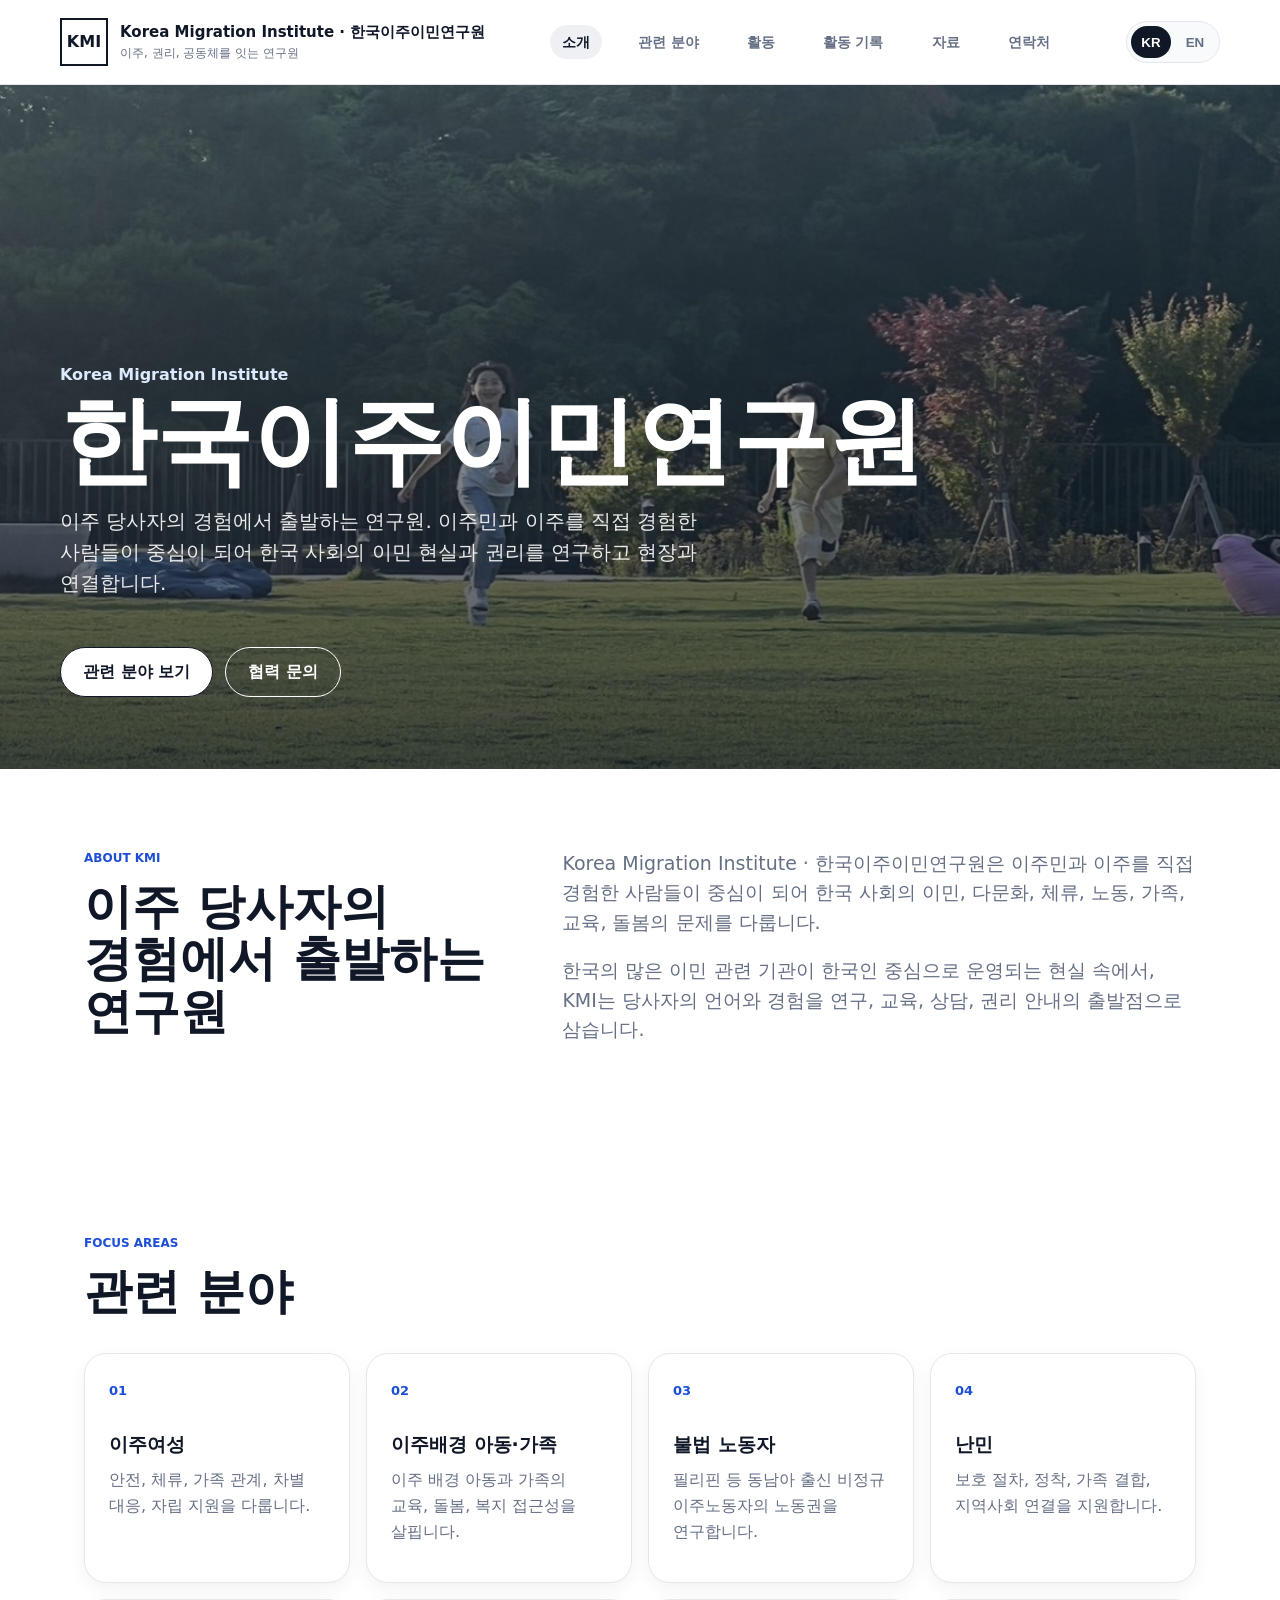
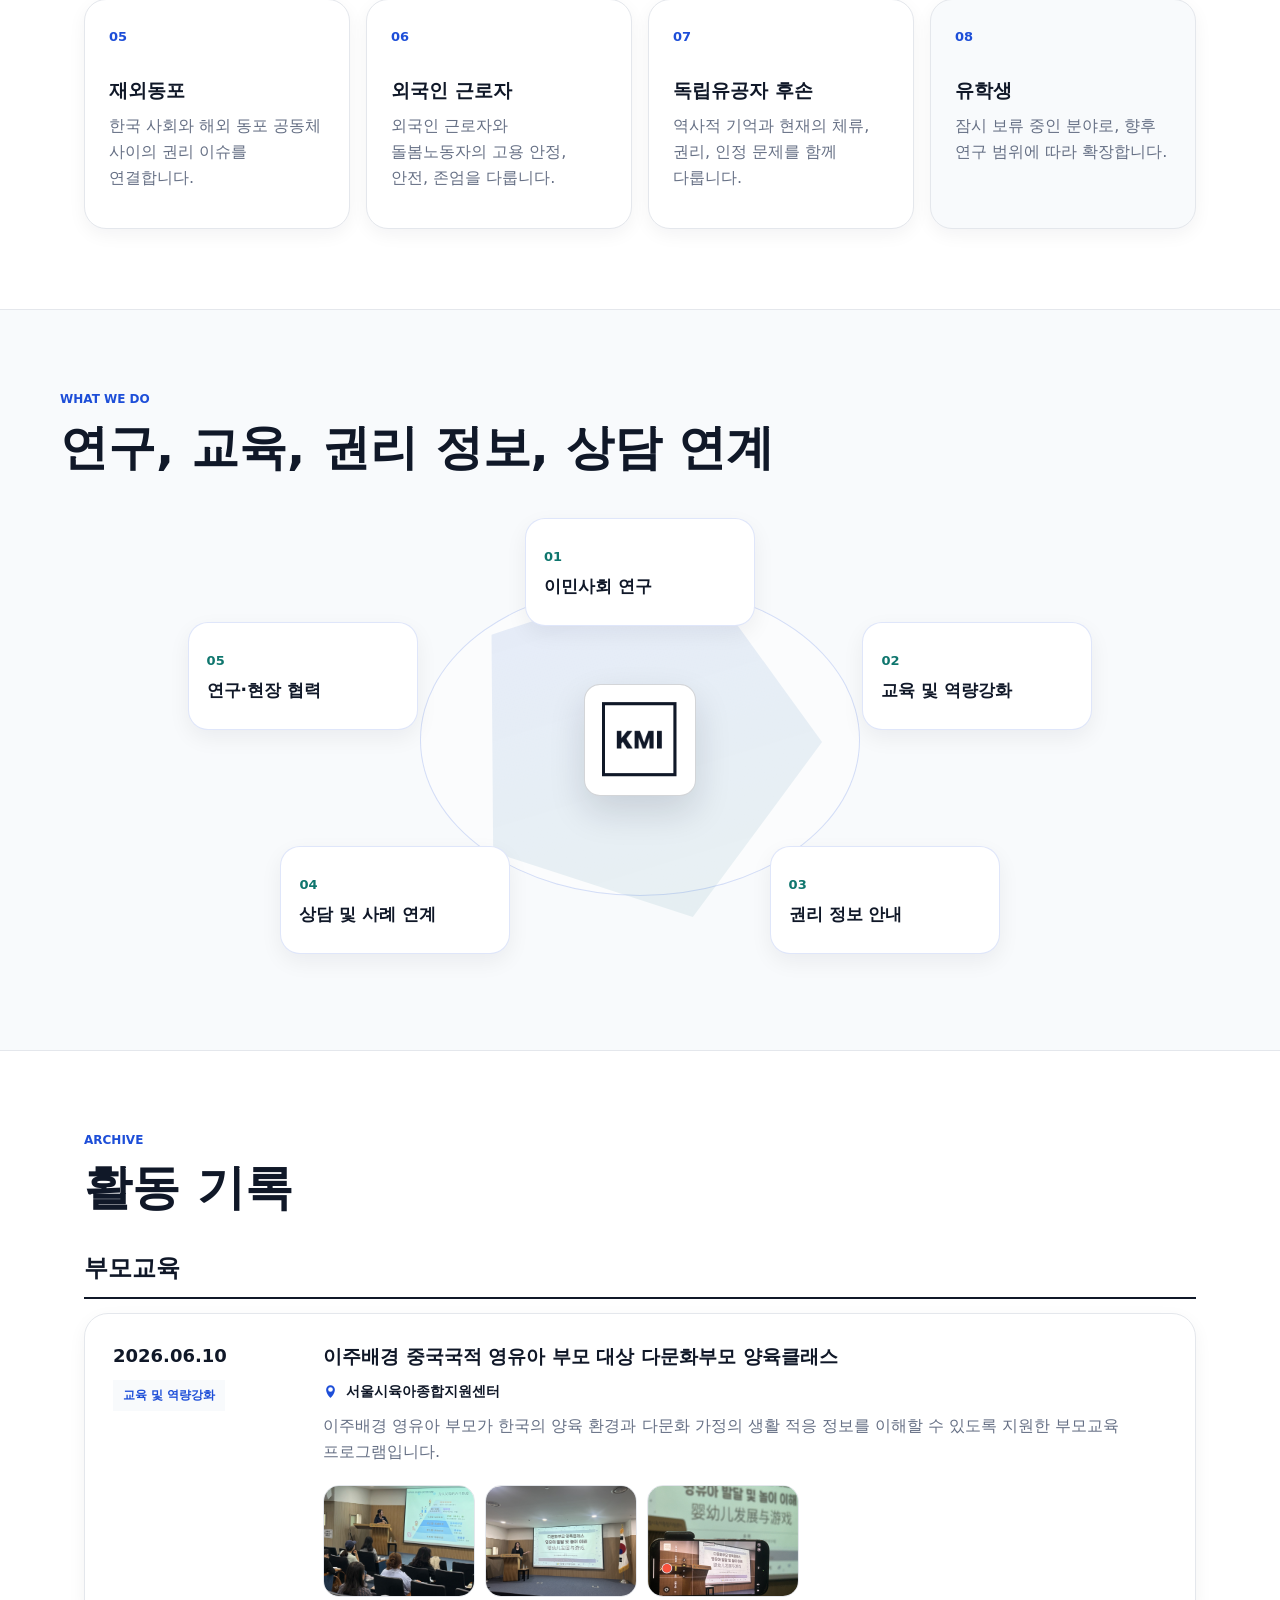
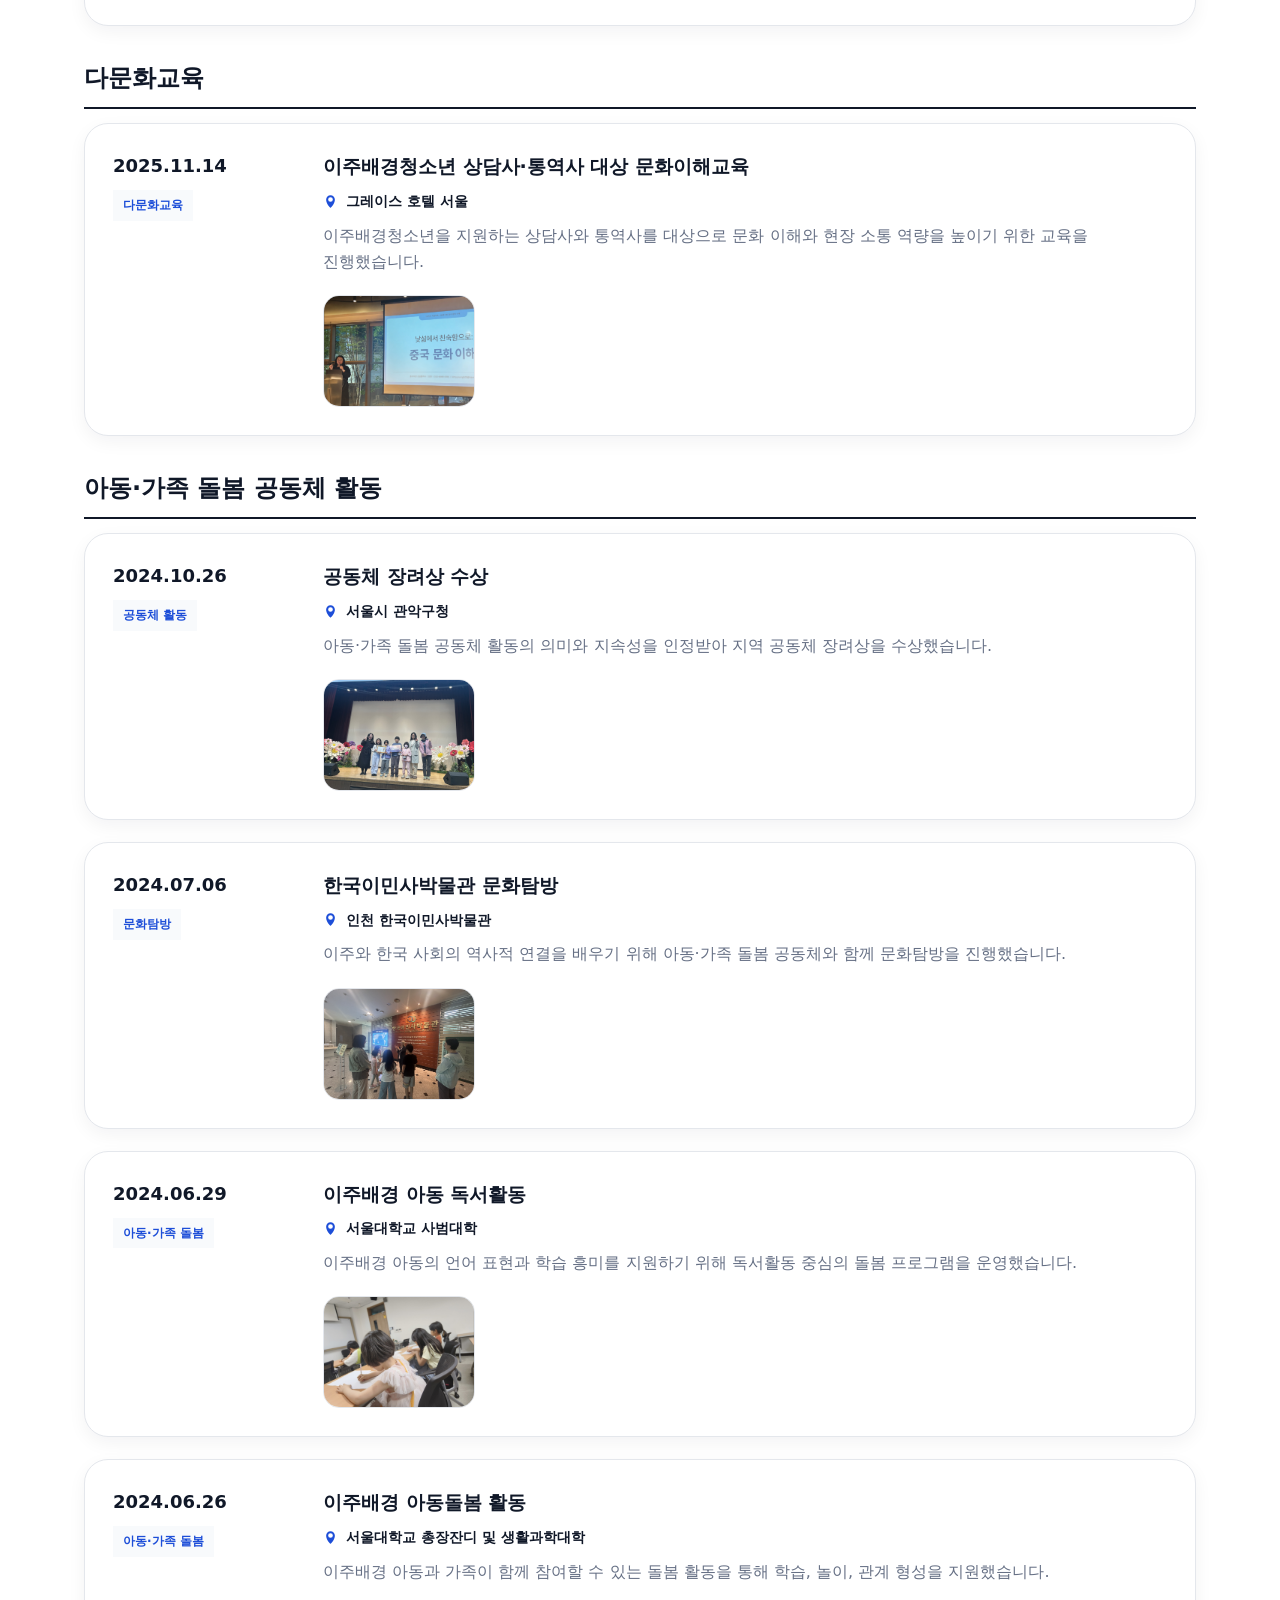
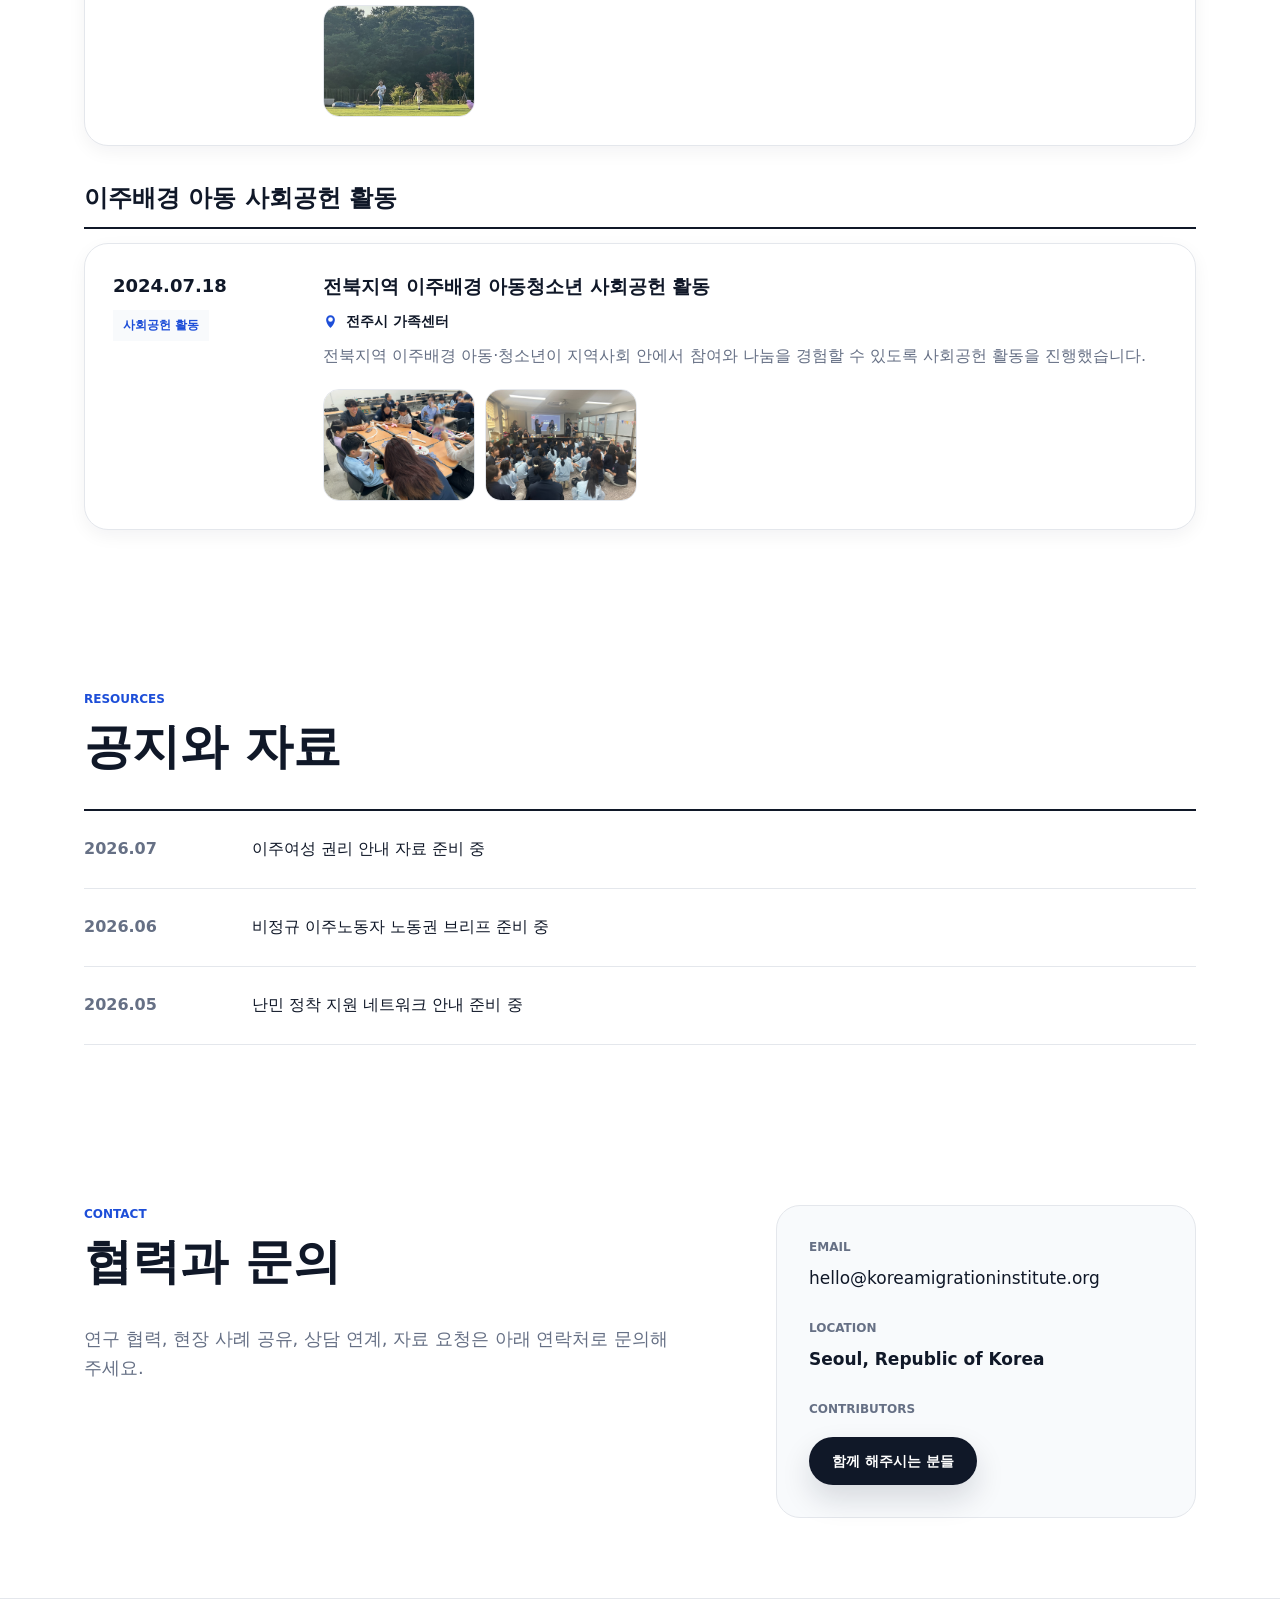
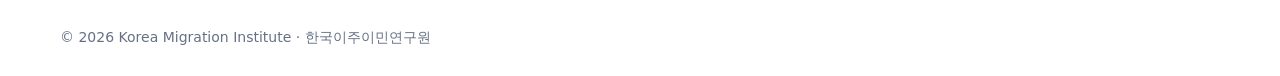
<file: index.html>
<!doctype html>
<html lang="ko">
  <head>
    <meta charset="utf-8" />
    <meta name="viewport" content="width=device-width, initial-scale=1" />
    <title>Korea Migration Institute</title>
    <meta
      name="description"
      content="Korea Migration Institute is a research, advocacy, and community platform for migration rights in Korea."
    />
    <link rel="icon" type="image/png" href="./favicon.png" />
    <link rel="stylesheet" href="./styles.css" />
    <script defer src="./script.js"></script>
  </head>
  <body>
    <header class="site-header">
      <a class="brand" href="#home" aria-label="한국이주이민연구원 home">
        <span class="brand-mark">KMI</span>
        <span>
          <strong data-i18n="brand.title">Korea Migration Institute · 한국이주이민연구원</strong>
          <small data-i18n="brand.subtitle">이주, 권리, 공동체를 잇는 연구원</small>
        </span>
      </a>

      <nav class="main-nav" aria-label="Main navigation">
        <a href="#about" data-i18n="nav.about">소개</a>
        <a href="#focus" data-i18n="nav.focus">관련 분야</a>
        <a href="#work" data-i18n="nav.work">활동</a>
        <a href="#archive" data-i18n="nav.archive">활동 기록</a>
        <a href="#resources" data-i18n="nav.resources">자료</a>
        <a href="#contact" data-i18n="nav.contact">연락처</a>
      </nav>

      <div class="language-toggle" aria-label="Language">
        <button type="button" class="language-button active" data-lang="ko">KR</button>
        <button type="button" class="language-button" data-lang="en">EN</button>
      </div>
    </header>

    <main id="home">
      <section class="hero">
        <div class="hero-inner">
          <p class="eyebrow hero-name-eyebrow" data-i18n="hero.eyebrow">Korea Migration Institute</p>
          <h1 data-i18n="hero.title">한국이주이민연구원</h1>
          <p class="hero-copy" data-i18n="hero.copy">
            이주 당사자의 경험에서 출발하는 연구원. 이주민과 이주를 직접 경험한 사람들이
            중심이 되어 한국 사회의 이민 현실과 권리를 연구하고 현장과 연결합니다.
          </p>
          <div class="hero-actions">
            <a class="button primary" href="#focus" data-i18n="hero.primary">관련 분야 보기</a>
            <a class="button secondary" href="#contact" data-i18n="hero.secondary">협력 문의</a>
          </div>
        </div>
      </section>

      <section id="about" class="section intro-section">
        <div class="section-heading">
          <p class="eyebrow" data-i18n="about.eyebrow">About KMI</p>
          <h2 data-i18n="about.title">이주 당사자의 경험에서 출발하는 연구원</h2>
        </div>
        <div class="intro-copy">
          <p data-i18n="about.body">
            Korea Migration Institute · 한국이주이민연구원은 이주민과 이주를 직접 경험한 사람들이 중심이 되어
            한국 사회의 이민, 다문화, 체류, 노동, 가족, 교육, 돌봄의 문제를 다룹니다.
          </p>
          <p data-i18n="about.body2">
            한국의 많은 이민 관련 기관이 한국인 중심으로 운영되는 현실 속에서, KMI는 당사자의
            언어와 경험을 연구, 교육, 상담, 권리 안내의 출발점으로 삼습니다.
          </p>
        </div>
      </section>

      <section id="focus" class="section">
        <div class="section-heading">
          <p class="eyebrow" data-i18n="focus.eyebrow">Focus Areas</p>
          <h2 data-i18n="focus.title">관련 분야</h2>
        </div>
        <div class="focus-grid">
          <article class="focus-card" role="button" tabindex="0" data-focus-department="women" aria-haspopup="dialog">
            <span>01</span>
            <h3 data-i18n="focus.women.title">이주여성</h3>
            <p data-i18n="focus.women.body">안전, 체류, 가족 관계, 차별 대응, 자립 지원을 다룹니다.</p>
          </article>
          <article class="focus-card" role="button" tabindex="0" data-focus-department="children" aria-haspopup="dialog">
            <span>02</span>
            <h3 data-i18n="focus.children.title">이주배경 아동·가족</h3>
            <p data-i18n="focus.children.body">이주 배경 아동과 가족의 교육, 돌봄, 복지 접근성을 살핍니다.</p>
          </article>
          <article class="focus-card" role="button" tabindex="0" data-focus-department="irregular" aria-haspopup="dialog">
            <span>03</span>
            <h3 data-i18n="focus.irregular.title">불법 노동자</h3>
            <p data-i18n="focus.irregular.body">필리핀 등 동남아 출신 비정규 이주노동자의 노동권을 연구합니다.</p>
          </article>
          <article class="focus-card" role="button" tabindex="0" data-focus-department="refugees" aria-haspopup="dialog">
            <span>04</span>
            <h3 data-i18n="focus.refugees.title">난민</h3>
            <p data-i18n="focus.refugees.body">보호 절차, 정착, 가족 결합, 지역사회 연결을 지원합니다.</p>
          </article>
          <article class="focus-card" role="button" tabindex="0" data-focus-department="diaspora" aria-haspopup="dialog">
            <span>05</span>
            <h3 data-i18n="focus.diaspora.title">재외동포</h3>
            <p data-i18n="focus.diaspora.body">한국 사회와 해외 동포 공동체 사이의 권리 이슈를 연결합니다.</p>
          </article>
          <article class="focus-card" role="button" tabindex="0" data-focus-department="workers" aria-haspopup="dialog">
            <span>06</span>
            <h3 data-i18n="focus.workers.title">외국인 근로자</h3>
            <p data-i18n="focus.workers.body">외국인 근로자와 돌봄노동자의 고용 안정, 안전, 존엄을 다룹니다.</p>
          </article>
          <article class="focus-card" role="button" tabindex="0" data-focus-department="patriots" aria-haspopup="dialog">
            <span>07</span>
            <h3 data-i18n="focus.patriots.title">독립유공자 후손</h3>
            <p data-i18n="focus.patriots.body">역사적 기억과 현재의 체류, 권리, 인정 문제를 함께 다룹니다.</p>
          </article>
          <article class="focus-card paused" role="button" tabindex="0" data-focus-department="students" aria-haspopup="dialog">
            <span>08</span>
            <h3 data-i18n="focus.students.title">유학생</h3>
            <p data-i18n="focus.students.body">잠시 보류 중인 분야로, 향후 연구 범위에 따라 확장합니다.</p>
          </article>
        </div>
      </section>

      <section id="work" class="section band">
        <div class="section-heading">
          <p class="eyebrow" data-i18n="work.eyebrow">What We Do</p>
          <h2 data-i18n="work.title">연구, 교육, 권리 정보, 상담 연계</h2>
        </div>
        <div class="work-diagram" aria-label="What We Do diagram">
          <div class="work-diagram-center">
            <img src="./favicon.png" alt="KMI" />
          </div>
          <article class="work-node node-research" role="button" tabindex="0" data-work-area="research" aria-haspopup="dialog">
            <span>01</span>
            <h3 data-i18n="work.research.title">이민사회 연구</h3>
          </article>
          <article class="work-node node-education" role="button" tabindex="0" data-work-area="education" aria-haspopup="dialog">
            <span>02</span>
            <h3 data-i18n="work.education.title">교육 및 역량강화</h3>
          </article>
          <article class="work-node node-rights" role="button" tabindex="0" data-work-area="rights" aria-haspopup="dialog">
            <span>03</span>
            <h3 data-i18n="work.rights.title">권리 정보 안내</h3>
          </article>
          <article class="work-node node-counseling" role="button" tabindex="0" data-work-area="counseling" aria-haspopup="dialog">
            <span>04</span>
            <h3 data-i18n="work.counseling.title">상담 및 사례 연계</h3>
          </article>
          <article class="work-node node-collaboration" role="button" tabindex="0" data-work-area="collaboration" aria-haspopup="dialog">
            <span>05</span>
            <h3 data-i18n="work.collaboration.title">연구·현장 협력</h3>
          </article>
        </div>
      </section>

      <section id="archive" class="section archive-section">
        <div class="section-heading">
          <p class="eyebrow" data-i18n="archive.eyebrow">Archive</p>
          <h2 data-i18n="archive.title">활동 기록</h2>
        </div>
        <div class="archive-groups">
          <section class="archive-category" aria-labelledby="archive-parenting">
            <div class="archive-category-heading">
              <h3 id="archive-parenting" data-i18n="archive.groups.parenting">부모교육</h3>
            </div>
            <div class="archive-list">
              <article class="archive-event">
                <div class="archive-meta">
                  <time datetime="2026-06-10">2026.06.10</time>
                  <span data-i18n="archive.parent.category">교육 및 역량강화</span>
                </div>
                <div class="archive-content">
                  <h3 data-i18n="archive.parent.title">이주배경 중국국적 영유아 부모 대상 다문화부모 양육클래스</h3>
                  <p class="archive-location" data-i18n="archive.parent.location">서울시육아종합지원센터</p>
                  <p data-i18n="archive.parent.body">
                    이주배경 영유아 부모가 한국의 양육 환경과 다문화 가정의 생활 적응 정보를 이해할 수 있도록 지원한 부모교육 프로그램입니다.
                  </p>
                  <div class="archive-photos three">
                    <a href="./assets/archive/20260610-seoul-childcare-parent-class.jpg" data-photo-modal-trigger data-caption-ko="서울시육아종합지원센터 다문화부모 양육클래스" data-caption-en="Multicultural parenting class at the Seoul Support Center for Childcare">
                      <img src="./assets/archive/20260610-seoul-childcare-parent-class.jpg" alt="서울시육아종합지원센터 다문화부모 양육클래스" loading="lazy" />
                    </a>
                    <a href="./assets/archive/20260527-multicultural-parenting-class-1.jpg" data-photo-modal-trigger data-caption-ko="이주배경 부모 대상 양육클래스 활동" data-caption-en="Parenting class activity for migrant-background parents">
                      <img src="./assets/archive/20260527-multicultural-parenting-class-1.jpg" alt="이주배경 부모 대상 양육클래스 활동" loading="lazy" />
                    </a>
                    <a href="./assets/archive/20260527-multicultural-parenting-class-2.jpg" data-photo-modal-trigger data-caption-ko="다문화부모 양육클래스 현장 사진" data-caption-en="Multicultural parenting class field photo">
                      <img src="./assets/archive/20260527-multicultural-parenting-class-2.jpg" alt="다문화부모 양육클래스 현장 사진" loading="lazy" />
                    </a>
                  </div>
                </div>
              </article>
            </div>
          </section>

          <section class="archive-category" aria-labelledby="archive-multicultural">
            <div class="archive-category-heading">
              <h3 id="archive-multicultural" data-i18n="archive.groups.multicultural">다문화교육</h3>
            </div>
            <div class="archive-list">
              <article class="archive-event">
                <div class="archive-meta">
                  <time datetime="2025-11-14">2025.11.14</time>
                  <span data-i18n="archive.culture.category">다문화교육</span>
                </div>
                <div class="archive-content">
                  <h3 data-i18n="archive.culture.title">이주배경청소년 상담사·통역사 대상 문화이해교육</h3>
                  <p class="archive-location" data-i18n="archive.culture.location">그레이스 호텔 서울</p>
                  <p data-i18n="archive.culture.body">
                    이주배경청소년을 지원하는 상담사와 통역사를 대상으로 문화 이해와 현장 소통 역량을 높이기 위한 교육을 진행했습니다.
                  </p>
                  <div class="archive-photos">
                    <a href="./assets/archive/20251114-grace-hotel-cultural-understanding.jpg" data-photo-modal-trigger data-caption-ko="그레이스 호텔 서울 문화이해교육" data-caption-en="Cultural understanding education at Grace Hotel Seoul">
                      <img src="./assets/archive/20251114-grace-hotel-cultural-understanding.jpg" alt="그레이스 호텔 서울 문화이해교육" loading="lazy" />
                    </a>
                  </div>
                </div>
              </article>
            </div>
          </section>

          <section class="archive-category" aria-labelledby="archive-care">
            <div class="archive-category-heading">
              <h3 id="archive-care" data-i18n="archive.groups.care">아동·가족 돌봄 공동체 활동</h3>
            </div>
            <div class="archive-list">
              <article class="archive-event">
                <div class="archive-meta">
                  <time datetime="2024-10-26">2024.10.26</time>
                  <span data-i18n="archive.award.category">공동체 활동</span>
                </div>
                <div class="archive-content">
                  <h3 data-i18n="archive.award.title">공동체 장려상 수상</h3>
                  <p class="archive-location" data-i18n="archive.award.location">서울시 관악구청</p>
                  <p data-i18n="archive.award.body">
                    아동·가족 돌봄 공동체 활동의 의미와 지속성을 인정받아 지역 공동체 장려상을 수상했습니다.
                  </p>
                  <div class="archive-photos">
                    <a href="./assets/archive/20241026-gwanak-community-award.jpg" data-photo-modal-trigger data-caption-ko="서울시 관악구청 공동체 장려상 수상" data-caption-en="Community Encouragement Award from Gwanak-gu Office, Seoul">
                      <img src="./assets/archive/20241026-gwanak-community-award.jpg" alt="서울시 관악구청 공동체 장려상 수상" loading="lazy" />
                    </a>
                  </div>
                </div>
              </article>

              <article class="archive-event">
                <div class="archive-meta">
                  <time datetime="2024-07-06">2024.07.06</time>
                  <span data-i18n="archive.museum.category">문화탐방</span>
                </div>
                <div class="archive-content">
                  <h3 data-i18n="archive.museum.title">한국이민사박물관 문화탐방</h3>
                  <p class="archive-location" data-i18n="archive.museum.location">인천 한국이민사박물관</p>
                  <p data-i18n="archive.museum.body">
                    이주와 한국 사회의 역사적 연결을 배우기 위해 아동·가족 돌봄 공동체와 함께 문화탐방을 진행했습니다.
                  </p>
                  <div class="archive-photos">
                    <a href="./assets/archive/20240706-incheon-migration-history-museum.jpg" data-photo-modal-trigger data-caption-ko="인천 한국이민사박물관 문화탐방" data-caption-en="Cultural visit to the Korean Immigration History Museum in Incheon">
                      <img src="./assets/archive/20240706-incheon-migration-history-museum.jpg" alt="인천 한국이민사박물관 문화탐방" loading="lazy" />
                    </a>
                  </div>
                </div>
              </article>

              <article class="archive-event">
                <div class="archive-meta">
                  <time datetime="2024-06-29">2024.06.29</time>
                  <span data-i18n="archive.reading.category">아동·가족 돌봄</span>
                </div>
                <div class="archive-content">
                  <h3 data-i18n="archive.reading.title">이주배경 아동 독서활동</h3>
                  <p class="archive-location" data-i18n="archive.reading.location">서울대학교 사범대학</p>
                  <p data-i18n="archive.reading.body">
                    이주배경 아동의 언어 표현과 학습 흥미를 지원하기 위해 독서활동 중심의 돌봄 프로그램을 운영했습니다.
                  </p>
                  <div class="archive-photos">
                    <a href="./assets/archive/20240629-snu-college-education-reading.jpg" data-photo-modal-trigger data-caption-ko="서울대학교 사범대학 독서활동" data-caption-en="Reading activity at Seoul National University College of Education">
                      <img src="./assets/archive/20240629-snu-college-education-reading.jpg" alt="서울대학교 사범대학 독서활동" loading="lazy" />
                    </a>
                  </div>
                </div>
              </article>

              <article class="archive-event">
                <div class="archive-meta">
                  <time datetime="2024-06-26">2024.06.26</time>
                  <span data-i18n="archive.childcare.category">아동·가족 돌봄</span>
                </div>
                <div class="archive-content">
                  <h3 data-i18n="archive.childcare.title">이주배경 아동돌봄 활동</h3>
                  <p class="archive-location" data-i18n="archive.childcare.location">서울대학교 총장잔디 및 생활과학대학</p>
                  <p data-i18n="archive.childcare.body">
                    이주배경 아동과 가족이 함께 참여할 수 있는 돌봄 활동을 통해 학습, 놀이, 관계 형성을 지원했습니다.
                  </p>
                  <div class="archive-photos">
                    <a href="./assets/archive/20240626-snu-childcare-activity.jpg" data-photo-modal-trigger data-caption-ko="서울대학교 아동돌봄 활동" data-caption-en="Childcare activity at Seoul National University">
                      <img src="./assets/archive/20240626-snu-childcare-activity.jpg" alt="서울대학교 아동돌봄 활동" loading="lazy" />
                    </a>
                  </div>
                </div>
              </article>
            </div>
          </section>

          <section class="archive-category" aria-labelledby="archive-social">
            <div class="archive-category-heading">
              <h3 id="archive-social" data-i18n="archive.groups.social">이주배경 아동 사회공헌 활동</h3>
            </div>
            <div class="archive-list">
              <article class="archive-event">
                <div class="archive-meta">
                  <time datetime="2024-07-18">2024.07.18</time>
                  <span data-i18n="archive.social.category">사회공헌 활동</span>
                </div>
                <div class="archive-content">
                  <h3 data-i18n="archive.social.title">전북지역 이주배경 아동청소년 사회공헌 활동</h3>
                  <p class="archive-location" data-i18n="archive.social.location">전주시 가족센터</p>
                  <p data-i18n="archive.social.body">
                    전북지역 이주배경 아동·청소년이 지역사회 안에서 참여와 나눔을 경험할 수 있도록 사회공헌 활동을 진행했습니다.
                  </p>
                  <div class="archive-photos two">
                    <a href="./assets/archive/20240718-jeonju-family-center-social-contribution-1.jpg" data-photo-modal-trigger data-caption-ko="전주시 가족센터 사회공헌 활동" data-caption-en="Social contribution activity at Jeonju Family Center">
                      <img src="./assets/archive/20240718-jeonju-family-center-social-contribution-1.jpg" alt="전주시 가족센터 사회공헌 활동" loading="lazy" />
                    </a>
                    <a href="./assets/archive/20240718-jeonju-family-center-social-contribution-2.jpg" data-photo-modal-trigger data-caption-ko="전북지역 이주배경 아동청소년 사회공헌 활동" data-caption-en="Social contribution activity for migrant-background children and youth in Jeonbuk">
                      <img src="./assets/archive/20240718-jeonju-family-center-social-contribution-2.jpg" alt="전북지역 이주배경 아동청소년 사회공헌 활동" loading="lazy" />
                    </a>
                  </div>
                </div>
              </article>
            </div>
          </section>
        </div>
      </section>

      <section id="resources" class="section">
        <div class="section-heading">
          <p class="eyebrow" data-i18n="resources.eyebrow">Resources</p>
          <h2 data-i18n="resources.title">공지와 자료</h2>
        </div>
        <div class="resource-list">
          <a href="#contact">
            <time>2026.07</time>
            <span data-i18n="resources.one">이주여성 권리 안내 자료 준비 중</span>
          </a>
          <a href="#contact">
            <time>2026.06</time>
            <span data-i18n="resources.two">비정규 이주노동자 노동권 브리프 준비 중</span>
          </a>
          <a href="#contact">
            <time>2026.05</time>
            <span data-i18n="resources.three">난민 정착 지원 네트워크 안내 준비 중</span>
          </a>
        </div>
      </section>

      <section id="contact" class="section contact-section">
        <div class="contact-copy">
          <div class="section-heading">
            <p class="eyebrow" data-i18n="contact.eyebrow">Contact</p>
            <h2 data-i18n="contact.title">협력과 문의</h2>
          </div>
          <p data-i18n="contact.body">
            연구 협력, 현장 사례 공유, 상담 연계, 자료 요청은 아래 연락처로 문의해 주세요.
          </p>
        </div>
        <address class="contact-panel">
          <span>Email</span>
          <a href="mailto:hello@koreamigrationinstitute.org">hello@koreamigrationinstitute.org</a>
          <span>Location</span>
          <strong>Seoul, Republic of Korea</strong>
          <span>Contributors</span>
          <a class="contact-button" href="./contributors.html" data-i18n="contact.contributors">함께 해주시는 분들</a>
        </address>
      </section>
    </main>

    <footer class="site-footer">
      <span>© <span id="year"></span> <span data-i18n="footer.name">Korea Migration Institute · 한국이주이민연구원</span></span>
    </footer>
    <div class="focus-modal" data-focus-modal hidden>
      <div class="focus-modal-backdrop" data-focus-close></div>
      <section class="focus-modal-panel" role="dialog" aria-modal="true" aria-labelledby="focus-modal-title">
        <button class="focus-modal-close" type="button" data-focus-close aria-label="Close">×</button>
        <p class="eyebrow" data-focus-modal-label>Focus Area</p>
        <h2 id="focus-modal-title" data-focus-modal-title></h2>
        <p class="focus-modal-summary" data-focus-modal-summary></p>
        <div class="focus-modal-grid">
          <div>
            <h3 data-focus-research-heading></h3>
            <ul data-focus-modal-research></ul>
          </div>
          <div>
            <h3 data-focus-activity-heading></h3>
            <ul data-focus-modal-activities></ul>
          </div>
        </div>
      </section>
    </div>
    <div class="work-modal" data-work-modal hidden>
      <div class="focus-modal-backdrop" data-work-close></div>
      <section class="focus-modal-panel work-modal-panel" role="dialog" aria-modal="true" aria-labelledby="work-modal-title">
        <button class="focus-modal-close" type="button" data-work-close aria-label="Close">×</button>
        <p class="eyebrow" data-work-modal-label>What We Do</p>
        <h2 id="work-modal-title" data-work-modal-title></h2>
        <p class="focus-modal-summary" data-work-modal-body></p>
      </section>
    </div>
    <div class="photo-modal" data-photo-modal hidden>
      <div class="focus-modal-backdrop" data-photo-close></div>
      <figure class="photo-modal-panel" role="dialog" aria-modal="true" aria-label="Archive photo">
        <button class="focus-modal-close photo-modal-close" type="button" data-photo-close aria-label="Close">×</button>
        <button class="photo-modal-arrow photo-modal-arrow-left" type="button" data-photo-prev aria-label="Previous photo">‹</button>
        <div class="photo-modal-track" data-photo-modal-track></div>
        <button class="photo-modal-arrow photo-modal-arrow-right" type="button" data-photo-next aria-label="Next photo">›</button>
        <div class="photo-modal-dots" data-photo-modal-dots></div>
        <figcaption data-photo-modal-caption></figcaption>
      </figure>
    </div>
  </body>
</html>
</file>
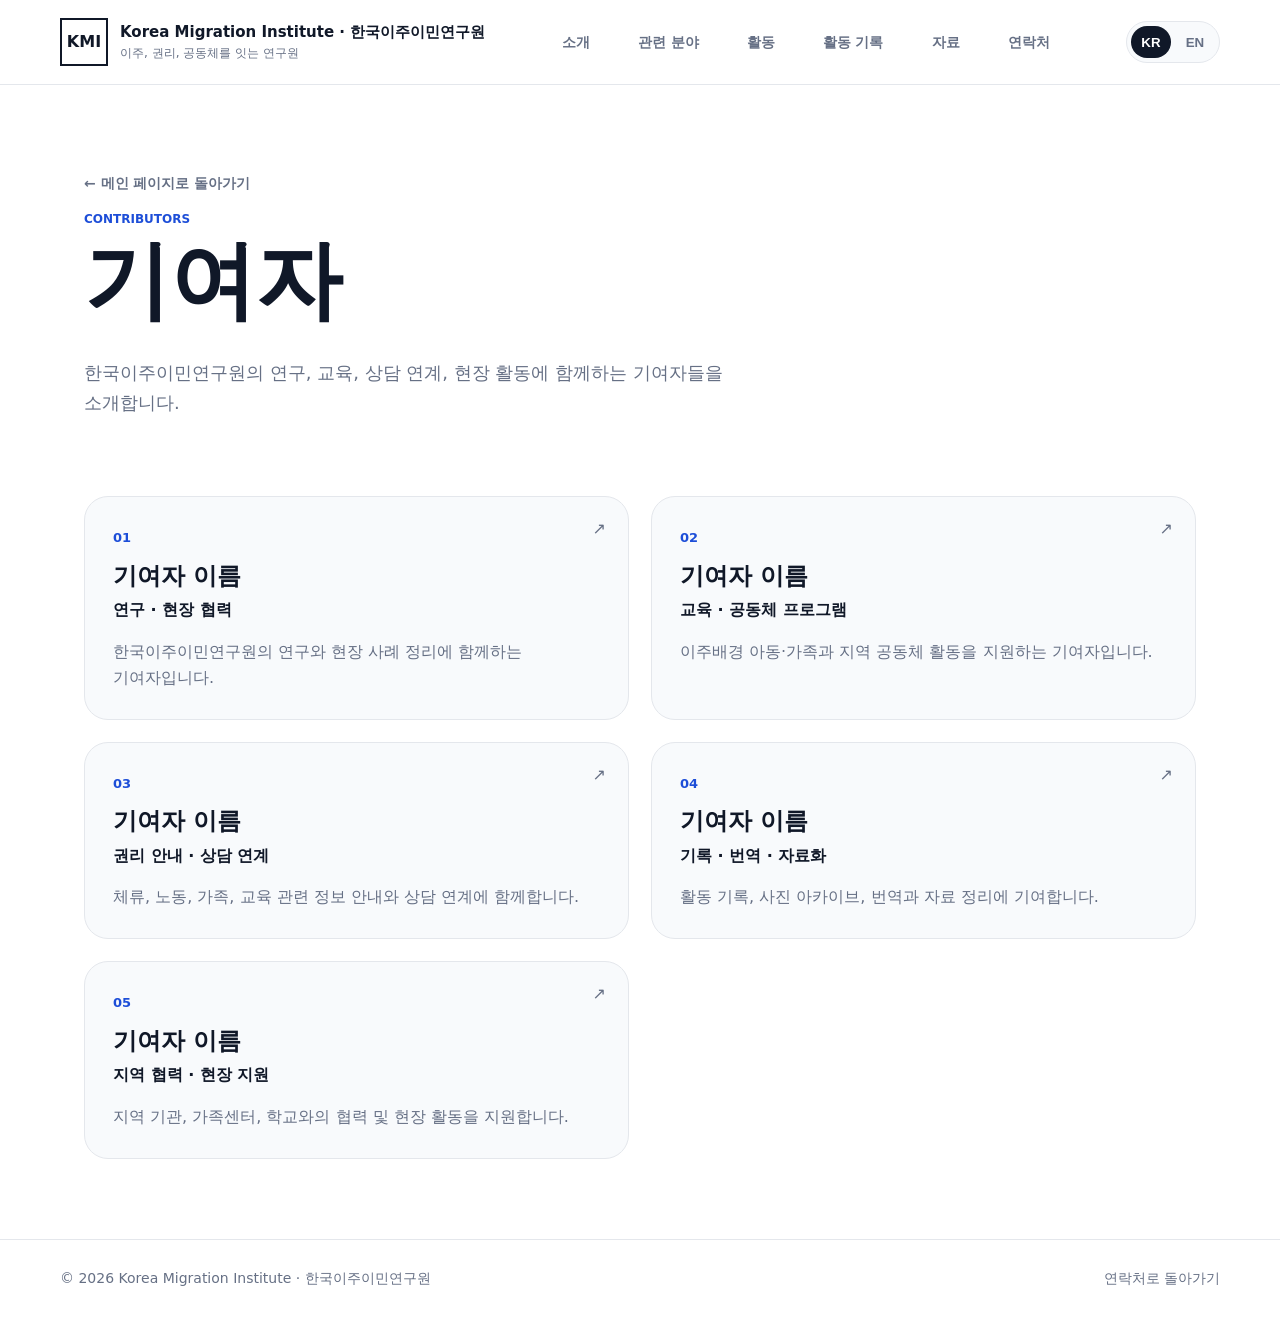
<file: contributors.html>
<!doctype html>
<html lang="ko">
  <head>
    <meta charset="utf-8" />
    <meta name="viewport" content="width=device-width, initial-scale=1" />
    <title>Contributors | Korea Migration Institute</title>
    <meta
      name="description"
      content="Contributors supporting Korea Migration Institute research, education, counseling, and community work."
    />
    <link rel="icon" type="image/png" href="./favicon.png" />
    <link rel="stylesheet" href="./styles.css" />
  </head>
  <body>
    <header class="site-header simple-header">
      <a class="brand" href="./index.html#home" aria-label="한국이주이민연구원 home">
        <span class="brand-mark">KMI</span>
        <span>
          <strong data-i18n="brand.title">Korea Migration Institute · 한국이주이민연구원</strong>
          <small data-i18n="brand.subtitle">이주, 권리, 공동체를 잇는 연구원</small>
        </span>
      </a>
      <nav class="main-nav" aria-label="Main navigation">
        <a href="./index.html#about" data-i18n="nav.about">소개</a>
        <a href="./index.html#focus" data-i18n="nav.focus">관련 분야</a>
        <a href="./index.html#work" data-i18n="nav.work">활동</a>
        <a href="./index.html#archive" data-i18n="nav.archive">활동 기록</a>
        <a href="./index.html#resources" data-i18n="nav.resources">자료</a>
        <a href="./index.html#contact" data-i18n="nav.contact">연락처</a>
      </nav>
      <div class="language-toggle" aria-label="Language">
        <button type="button" class="language-button active" data-lang="ko">KR</button>
        <button type="button" class="language-button" data-lang="en">EN</button>
      </div>
    </header>

    <main>
      <section class="section contributors-hero">
        <div class="section-heading">
          <a class="contributors-back-link" href="./index.html#contact" data-i18n="contributors.backMain">← 메인 페이지로 돌아가기</a>
          <p class="eyebrow" data-i18n="contributors.eyebrow">Contributors</p>
          <h1 data-i18n="contributors.title">기여자</h1>
        </div>
        <p data-i18n="contributors.body">
          한국이주이민연구원의 연구, 교육, 상담 연계, 현장 활동에 함께하는 기여자들을 소개합니다.
        </p>
      </section>

      <section class="section contributors-section">
        <div class="contributors-grid">
          <article class="contributor-card" role="button" tabindex="0" data-contributor="one" aria-haspopup="dialog">
            <span>01</span>
            <h2 data-i18n="contributors.one.name">기여자 이름</h2>
            <p class="contributor-role" data-i18n="contributors.one.role">연구 · 현장 협력</p>
            <p data-i18n="contributors.one.summary">한국이주이민연구원의 연구와 현장 사례 정리에 함께하는 기여자입니다.</p>
          </article>
          <article class="contributor-card" role="button" tabindex="0" data-contributor="two" aria-haspopup="dialog">
            <span>02</span>
            <h2 data-i18n="contributors.two.name">기여자 이름</h2>
            <p class="contributor-role" data-i18n="contributors.two.role">교육 · 공동체 프로그램</p>
            <p data-i18n="contributors.two.summary">이주배경 아동·가족과 지역 공동체 활동을 지원하는 기여자입니다.</p>
          </article>
          <article class="contributor-card" role="button" tabindex="0" data-contributor="three" aria-haspopup="dialog">
            <span>03</span>
            <h2 data-i18n="contributors.three.name">기여자 이름</h2>
            <p class="contributor-role" data-i18n="contributors.three.role">권리 안내 · 상담 연계</p>
            <p data-i18n="contributors.three.summary">체류, 노동, 가족, 교육 관련 정보 안내와 상담 연계에 함께합니다.</p>
          </article>
          <article class="contributor-card" role="button" tabindex="0" data-contributor="four" aria-haspopup="dialog">
            <span>04</span>
            <h2 data-i18n="contributors.four.name">기여자 이름</h2>
            <p class="contributor-role" data-i18n="contributors.four.role">기록 · 번역 · 자료화</p>
            <p data-i18n="contributors.four.summary">활동 기록, 사진 아카이브, 번역과 자료 정리에 기여합니다.</p>
          </article>
          <article class="contributor-card" role="button" tabindex="0" data-contributor="five" aria-haspopup="dialog">
            <span>05</span>
            <h2 data-i18n="contributors.five.name">기여자 이름</h2>
            <p class="contributor-role" data-i18n="contributors.five.role">지역 협력 · 현장 지원</p>
            <p data-i18n="contributors.five.summary">지역 기관, 가족센터, 학교와의 협력 및 현장 활동을 지원합니다.</p>
          </article>
        </div>
      </section>
    </main>

    <footer class="site-footer">
      <span>© <span id="year"></span> <span data-i18n="footer.name">Korea Migration Institute · 한국이주이민연구원</span></span>
      <span><a href="./index.html#contact" data-i18n="contributors.backContact">연락처로 돌아가기</a></span>
    </footer>
    <div class="focus-modal contributor-modal" data-contributor-modal hidden>
      <div class="focus-modal-backdrop" data-contributor-close></div>
      <section class="focus-modal-panel contributor-modal-panel" role="dialog" aria-modal="true" aria-labelledby="contributor-modal-title">
        <button class="focus-modal-close" type="button" data-contributor-close aria-label="Close">×</button>
        <p class="eyebrow" data-contributor-modal-label>Contributor</p>
        <h2 id="contributor-modal-title" data-contributor-modal-name></h2>
        <p class="contributor-modal-role" data-contributor-modal-role></p>
        <p class="focus-modal-summary" data-contributor-modal-summary></p>
        <div class="contributor-modal-detail">
          <h3 data-contributor-modal-heading></h3>
          <p data-contributor-modal-detail></p>
        </div>
      </section>
    </div>
    <script defer src="./script.js"></script>
  </body>
</html>
</file>
<file: styles.css>
:root {
  --ink: #101828;
  --muted: #667085;
  --line: #e4e7ec;
  --paper: #ffffff;
  --soft: #f8fafc;
  --blue: #1d4ed8;
  --green: #0f766e;
  --gold: #a16207;
  --red: #b42318;
  --shadow: 0 12px 30px rgba(16, 24, 40, 0.08);
  --max: 1160px;
}

* {
  box-sizing: border-box;
}

html {
  scroll-behavior: smooth;
}

body {
  margin: 0;
  background: var(--paper);
  color: var(--ink);
  font-family: Inter, ui-sans-serif, system-ui, -apple-system, BlinkMacSystemFont, "Segoe UI", sans-serif;
  line-height: 1.55;
  word-break: keep-all;
  overflow-wrap: normal;
  hyphens: none;
  line-break: strict;
}

body.modal-open {
  overflow: hidden;
}

a {
  color: inherit;
  text-decoration: none;
}

.brand strong,
.brand small,
.main-nav a,
.hero-name-eyebrow,
.hero h1,
.hero-copy,
.section-heading,
.focus-card,
.work-node,
.archive-content,
.focus-modal-panel {
  word-break: keep-all;
  overflow-wrap: normal;
  hyphens: none;
}

.site-header {
  position: sticky;
  top: 0;
  z-index: 10;
  display: grid;
  grid-template-columns: auto 1fr auto;
  gap: 28px;
  align-items: center;
  padding: 18px max(24px, calc((100vw - var(--max)) / 2));
  background: rgba(255, 255, 255, 0.92);
  border-bottom: 1px solid var(--line);
  backdrop-filter: blur(14px);
}

.brand {
  display: flex;
  align-items: center;
  gap: 12px;
  min-width: max-content;
}

.brand-mark {
  display: grid;
  place-items: center;
  width: 48px;
  height: 48px;
  border: 2px solid var(--ink);
  color: var(--ink);
  font-weight: 850;
  letter-spacing: 0;
}

.brand strong,
.brand small {
  display: block;
}

.brand strong {
  font-size: 15px;
}

.brand small {
  color: var(--muted);
  font-size: 12px;
}

.main-nav {
  display: flex;
  justify-content: center;
  gap: clamp(10px, 2vw, 24px);
  color: var(--muted);
  font-size: 14px;
  font-weight: 700;
}

.main-nav a {
  padding: 9px 12px;
  border-radius: 999px;
  line-height: 1.15;
  transition: color 0.18s ease;
}

.main-nav a:hover {
  color: var(--ink);
}

.main-nav a.active {
  color: var(--ink);
  background: #eef0f3;
}

.language-toggle {
  display: flex;
  gap: 4px;
  padding: 4px;
  border: 1px solid var(--line);
  border-radius: 999px;
  background: var(--soft);
}

.language-button {
  border: 0;
  border-radius: 999px;
  background: transparent;
  color: var(--muted);
  min-width: 40px;
  height: 32px;
  font-weight: 800;
  cursor: pointer;
}

.language-button.active {
  background: var(--ink);
  color: white;
}

.hero {
  min-height: 76vh;
  display: flex;
  align-items: end;
  padding: 96px max(24px, calc((100vw - var(--max)) / 2)) 72px;
  background:
    linear-gradient(0deg, rgba(16, 24, 40, 0.78), rgba(16, 24, 40, 0.2)),
    url("./assets/archive/20240626-snu-childcare-activity.jpg") center 72%/cover;
  color: white;
}

.hero-inner {
  display: grid;
  justify-items: start;
  max-width: 760px;
}

.eyebrow {
  margin: 0 0 12px;
  color: var(--blue);
  font-size: 12px;
  font-weight: 850;
  letter-spacing: 0;
  text-transform: uppercase;
}

.hero .eyebrow {
  color: #dbeafe;
}

.hero-name-eyebrow {
  margin-left: 0;
  margin-bottom: 10px;
  font-size: 16px;
  line-height: 1.2;
  text-transform: none;
  transform: translateX(0);
}

h1,
h2,
h3,
p {
  margin-top: 0;
}

h1 {
  margin-bottom: 18px;
  font-size: clamp(52px, 8vw, 96px);
  line-height: 0.98;
  letter-spacing: 0;
}

h2 {
  margin-bottom: 0;
  font-size: clamp(30px, 4vw, 48px);
  line-height: 1.1;
  letter-spacing: 0;
}

h3 {
  margin-bottom: 8px;
  font-size: 19px;
  letter-spacing: 0;
}

.hero-copy {
  max-width: 680px;
  color: rgba(255, 255, 255, 0.9);
  font-size: 20px;
}

.hero-actions {
  display: flex;
  flex-wrap: wrap;
  gap: 12px;
  margin-top: 28px;
}

.hero-name-eyebrow,
.hero h1,
.hero-copy,
.hero-actions {
  justify-self: start;
  margin-left: 0;
  padding-left: 0;
}

.button {
  display: inline-flex;
  align-items: center;
  justify-content: center;
  min-height: 50px;
  padding: 0 22px;
  border: 1px solid currentColor;
  border-radius: 999px;
  font-weight: 800;
  line-height: 1.15;
}

.button.primary {
  background: white;
  color: var(--ink);
}

.button.secondary {
  color: white;
}

.section {
  max-width: var(--max);
  margin: 0 auto;
  padding: 80px 24px;
}

.section-heading {
  max-width: 720px;
  margin-bottom: 36px;
}

.intro-section {
  display: grid;
  grid-template-columns: 0.8fr 1.2fr;
  gap: 56px;
}

.intro-copy {
  color: var(--muted);
  font-size: 19px;
}

.focus-grid {
  display: grid;
  grid-template-columns: repeat(4, minmax(0, 1fr));
  gap: 16px;
}

.focus-card {
  min-height: 230px;
  padding: 24px;
  border: 1px solid var(--line);
  border-radius: 22px;
  background: white;
  box-shadow: 0 6px 18px rgba(16, 24, 40, 0.05);
  cursor: pointer;
  transition: border-color 160ms ease, box-shadow 160ms ease, transform 160ms ease;
}

.focus-card:hover,
.focus-card:focus-visible {
  border-color: rgba(29, 78, 216, 0.48);
  box-shadow: 0 12px 26px rgba(16, 24, 40, 0.1);
  transform: translateY(-2px);
  outline: none;
}

.focus-card span {
  display: inline-flex;
  margin-bottom: 28px;
  color: var(--blue);
  font-size: 13px;
  font-weight: 850;
}

.focus-card p {
  margin-bottom: 0;
  color: var(--muted);
  line-height: 1.62;
}

.focus-card.paused {
  background: var(--soft);
}

.focus-modal[hidden],
.work-modal[hidden],
.photo-modal[hidden] {
  display: none;
}

.focus-modal,
.work-modal,
.photo-modal {
  position: fixed;
  inset: 0;
  z-index: 50;
  display: grid;
  place-items: center;
  padding: 24px;
}

.focus-modal-backdrop {
  position: absolute;
  inset: 0;
  background: rgba(16, 24, 40, 0.56);
  backdrop-filter: blur(6px);
}

.focus-modal-panel {
  position: relative;
  width: min(920px, 100%);
  max-height: min(760px, calc(100vh - 48px));
  overflow-y: auto;
  padding: 42px;
  background: white;
  border: 1px solid var(--line);
  border-radius: 30px;
  box-shadow: 0 34px 90px rgba(16, 24, 40, 0.24);
}

.focus-modal-close {
  position: absolute;
  top: 22px;
  right: 22px;
  display: grid;
  place-items: center;
  width: 38px;
  height: 38px;
  border: 1px solid var(--line);
  border-radius: 999px;
  background: rgba(248, 250, 252, 0.92);
  color: var(--ink);
  font-size: 24px;
  line-height: 1;
  cursor: pointer;
  box-shadow: 0 10px 24px rgba(16, 24, 40, 0.1);
}

.focus-modal-close:hover,
.focus-modal-close:focus-visible {
  border-color: var(--ink);
  outline: none;
}

.focus-modal-panel h2 {
  max-width: 760px;
  margin-bottom: 18px;
  padding-right: 54px;
  font-size: clamp(30px, 5vw, 54px);
}

.focus-modal-summary {
  max-width: 760px;
  margin-bottom: 0;
  color: var(--muted);
  font-size: 18px;
  line-height: 1.68;
}

.focus-modal-grid {
  display: grid;
  grid-template-columns: repeat(2, minmax(0, 1fr));
  gap: 26px;
  margin-top: 32px;
}

.focus-modal-grid > div {
  padding: 24px;
  border: 1px solid var(--line);
  border-radius: 22px;
  background: var(--soft);
}

.focus-modal-grid h3 {
  margin-bottom: 16px;
}

.focus-modal-grid ul {
  display: grid;
  gap: 12px;
  margin: 0;
  padding-left: 20px;
  color: var(--muted);
  line-height: 1.62;
}

.band {
  max-width: none;
  padding-left: max(24px, calc((100vw - var(--max)) / 2));
  padding-right: max(24px, calc((100vw - var(--max)) / 2));
  background: var(--soft);
  border-top: 1px solid var(--line);
  border-bottom: 1px solid var(--line);
}

.work-diagram {
  position: relative;
  max-width: var(--max);
  min-height: 460px;
  margin-top: 8px;
  isolation: isolate;
}

.work-diagram::before {
  content: "";
  position: absolute;
  inset: 74px 31%;
  border: 1px solid rgba(29, 78, 216, 0.18);
  border-radius: 50%;
  background: rgba(255, 255, 255, 0.44);
  z-index: -1;
}

.work-diagram::after {
  content: "";
  position: absolute;
  left: 50%;
  top: 50%;
  width: min(35vw, 360px);
  height: min(35vw, 360px);
  transform: translate(-50%, -50%) rotate(18deg);
  clip-path: polygon(50% 0, 98% 35%, 79% 92%, 21% 92%, 2% 35%);
  border: 1px solid rgba(29, 78, 216, 0.16);
  background: linear-gradient(145deg, rgba(29, 78, 216, 0.1), rgba(15, 118, 110, 0.08));
  z-index: -1;
}

.work-diagram-center {
  position: absolute;
  left: 50%;
  top: 50%;
  display: grid;
  place-items: center;
  width: 112px;
  height: 112px;
  padding: 10px;
  transform: translate(-50%, -50%);
  border: 1px solid rgba(16, 24, 40, 0.18);
  border-radius: 16px;
  background: white;
  box-shadow: 0 16px 36px rgba(16, 24, 40, 0.14);
  text-align: center;
}

.work-diagram-center img {
  width: 100%;
  height: auto;
  display: block;
}

.work-node {
  position: absolute;
  display: grid;
  align-content: center;
  width: min(22%, 230px);
  min-height: 108px;
  padding: 18px;
  background: white;
  border: 1px solid rgba(29, 78, 216, 0.14);
  border-radius: 20px;
  box-shadow: 0 8px 22px rgba(16, 24, 40, 0.06);
  cursor: pointer;
  transition: border-color 160ms ease, box-shadow 160ms ease, transform 160ms ease;
}

.work-node:hover,
.work-node:focus-visible {
  border-color: rgba(15, 118, 110, 0.48);
  box-shadow: 0 12px 26px rgba(16, 24, 40, 0.1);
  outline: none;
}

.work-node span {
  display: inline-flex;
  margin-bottom: 8px;
  color: var(--green);
  font-size: 13px;
  font-weight: 850;
}

.work-node h3 {
  margin-bottom: 0;
  font-size: 17px;
  line-height: 1.3;
}

.node-research {
  left: 50%;
  top: 8px;
  transform: translateX(-50%);
}

.node-education {
  right: 11%;
  top: 112px;
}

.node-rights {
  right: 19%;
  bottom: 16px;
}

.node-counseling {
  left: 19%;
  bottom: 16px;
}

.node-collaboration {
  left: 11%;
  top: 112px;
}

.archive-section .section-heading p:not(.eyebrow) {
  color: var(--muted);
  font-size: 18px;
}

.archive-groups,
.archive-list {
  display: grid;
  gap: 22px;
}

.archive-groups {
  gap: 34px;
}

.archive-category {
  display: grid;
  gap: 14px;
}

.archive-category-heading {
  display: flex;
  align-items: end;
  justify-content: space-between;
  gap: 16px;
  padding-bottom: 10px;
  border-bottom: 2px solid var(--ink);
}

.archive-category-heading h3 {
  margin: 0;
  font-size: 24px;
}

.archive-event {
  display: grid;
  grid-template-columns: 180px 1fr;
  gap: 30px;
  padding: 28px;
  border: 1px solid var(--line);
  border-radius: 24px;
  background: white;
  box-shadow: 0 6px 18px rgba(16, 24, 40, 0.05);
}

.archive-meta {
  display: flex;
  flex-direction: column;
  gap: 10px;
  align-items: flex-start;
}

.archive-meta time {
  font-size: 18px;
  font-weight: 850;
}

.archive-meta span {
  display: inline-flex;
  padding: 6px 10px;
  background: var(--soft);
  color: var(--blue);
  font-size: 12px;
  font-weight: 850;
}

.archive-content > p {
  margin-bottom: 0;
  color: var(--muted);
  line-height: 1.64;
}

.archive-content > .archive-location {
  display: inline-flex;
  gap: 8px;
  align-items: center;
  margin-bottom: 10px;
  color: var(--ink);
  font-size: 14px;
  font-weight: 800;
}

.archive-content > .archive-location::before {
  content: "";
  width: 15px;
  height: 15px;
  flex: 0 0 15px;
  background: var(--blue);
  mask: url("data:image/svg+xml,%3Csvg xmlns='http://www.w3.org/2000/svg' viewBox='0 0 24 24'%3E%3Cpath d='M12 22s7-6.1 7-13a7 7 0 0 0-14 0c0 6.9 7 13 7 13Zm0-9.5A3.5 3.5 0 1 1 12 5a3.5 3.5 0 0 1 0 7.5Z'/%3E%3C/svg%3E") center/contain no-repeat;
}

.archive-photos {
  display: flex;
  flex-wrap: wrap;
  gap: 10px;
  margin-top: 20px;
}

.archive-photos a {
  position: relative;
  display: block;
  width: 152px;
  height: 112px;
  overflow: hidden;
  border: 1px solid var(--line);
  border-radius: 16px;
  background: var(--soft);
}

.archive-photos img {
  width: 100%;
  height: 100%;
  object-fit: cover;
  transition: transform 160ms ease;
}

.archive-photos a:hover img {
  transform: scale(1.04);
}

.photo-modal-panel {
  position: relative;
  width: min(1040px, calc(100vw - 32px));
  max-height: calc(100vh - 32px);
  margin: 0;
  padding: 18px;
  overflow: auto;
  background: white;
  border: 1px solid var(--line);
  border-radius: 30px;
  box-shadow: 0 34px 90px rgba(16, 24, 40, 0.24);
  user-select: none;
}

.photo-modal-track {
  display: flex;
  width: 100%;
  overflow-x: auto;
  scroll-snap-type: x mandatory;
  scroll-snap-stop: always;
  overscroll-behavior-x: contain;
  -webkit-overflow-scrolling: touch;
  touch-action: pan-x;
  scrollbar-width: none;
  cursor: grab;
}

.photo-modal-track:active {
  cursor: grabbing;
}

.photo-modal-track::-webkit-scrollbar {
  display: none;
}

.photo-modal-slide {
  flex: 0 0 100%;
  width: 100%;
  min-height: 0;
  padding: 0;
  border: 0;
  background: transparent;
  scroll-snap-align: start;
  scroll-snap-stop: always;
}

.photo-modal-slide img {
  display: block;
  width: 100%;
  max-height: calc(100vh - 120px);
  object-fit: contain;
  border-radius: 22px;
  background: var(--soft);
  -webkit-user-drag: none;
}

.photo-modal-dots {
  position: absolute;
  left: 50%;
  bottom: 78px;
  z-index: 3;
  display: flex;
  justify-content: center;
  align-items: center;
  gap: 7px;
  padding: 7px 10px;
  border-radius: 999px;
  background: rgba(15, 23, 42, 0.28);
  backdrop-filter: blur(8px);
  pointer-events: none;
  transform: translateX(-50%);
}

.photo-modal-dot {
  width: 9px;
  height: 9px;
  padding: 0;
  border: 0;
  border-radius: 999px;
  background: rgba(255, 255, 255, 0.86);
  box-shadow: 0 1px 8px rgba(16, 24, 40, 0.42);
  cursor: pointer;
  pointer-events: auto;
  transition: width 160ms ease, background 160ms ease, opacity 160ms ease;
}

.photo-modal-dot.active {
  width: 28px;
  background: #ffffff;
  opacity: 1;
}

.photo-modal-panel figcaption {
  position: absolute;
  top: 34px;
  left: 34px;
  z-index: 3;
  max-width: min(620px, calc(100% - 116px));
  margin: 0;
  padding: 9px 14px;
  border: 1px solid rgba(255, 255, 255, 0.34);
  border-radius: 999px;
  background: rgba(15, 23, 42, 0.46);
  color: #ffffff;
  backdrop-filter: blur(10px);
  box-shadow: 0 12px 28px rgba(16, 24, 40, 0.22);
  font-size: 14px;
  font-weight: 700;
  line-height: 1.35;
}

.photo-modal-close {
  top: 26px;
  right: 26px;
}

.photo-modal-arrow {
  position: absolute;
  top: 50%;
  z-index: 2;
  display: grid;
  place-items: center;
  width: 48px;
  height: 48px;
  border: 1px solid rgba(255, 255, 255, 0.72);
  border-radius: 999px;
  background: rgba(15, 23, 42, 0.58);
  color: #fff;
  font-size: 36px;
  line-height: 1;
  box-shadow: 0 14px 34px rgba(16, 24, 40, 0.28);
  cursor: pointer;
  transform: translateY(-50%);
  transition: background 160ms ease, transform 160ms ease, box-shadow 160ms ease;
}

.photo-modal-arrow:hover,
.photo-modal-arrow:focus-visible {
  background: rgba(15, 23, 42, 0.78);
  box-shadow: 0 18px 44px rgba(16, 24, 40, 0.34);
  outline: none;
  transform: translateY(-50%) scale(1.04);
}

.photo-modal-arrow:disabled {
  opacity: 0.36;
  cursor: default;
  transform: translateY(-50%);
}

.photo-modal-arrow[hidden] {
  display: none;
}

.photo-modal-arrow-left {
  left: 28px;
}

.photo-modal-arrow-right {
  right: 28px;
}

.resource-list {
  border-top: 2px solid var(--ink);
}

.resource-list a {
  display: grid;
  grid-template-columns: 140px 1fr;
  gap: 28px;
  padding: 26px 0;
  border-bottom: 1px solid var(--line);
  color: var(--ink);
}

.resource-list time {
  color: var(--muted);
  font-weight: 800;
}

.contact-section {
  display: grid;
  grid-template-columns: 1fr 420px;
  gap: 64px;
  align-items: start;
}

.contact-copy p:not(.eyebrow) {
  margin-bottom: 0;
  color: var(--muted);
  font-size: 18px;
  line-height: 1.64;
}

.contact-panel {
  display: grid;
  gap: 10px;
  padding: 32px;
  border: 1px solid var(--line);
  border-radius: 24px;
  background: var(--soft);
  font-style: normal;
}

.contact-panel span {
  color: var(--muted);
  font-size: 12px;
  font-weight: 850;
  text-transform: uppercase;
}

.contact-panel a,
.contact-panel strong {
  margin-bottom: 18px;
  font-size: 17px;
  line-height: 1.45;
}

.contact-panel .contact-button {
  display: inline-flex;
  align-items: center;
  justify-content: center;
  width: fit-content;
  min-height: 48px;
  margin-top: 8px;
  margin-bottom: 0;
  padding: 0 22px;
  border: 1px solid rgba(16, 24, 40, 0.9);
  border-radius: 999px;
  background: var(--ink);
  color: #fff;
  font-size: 14px;
  font-weight: 850;
  line-height: 1.15;
  box-shadow: 0 14px 30px rgba(16, 24, 40, 0.14);
  transition: transform 160ms ease, box-shadow 160ms ease, background 160ms ease;
}

.contact-panel .contact-button:hover,
.contact-panel .contact-button:focus-visible {
  background: #0f172a;
  color: #fff;
  box-shadow: 0 18px 38px rgba(16, 24, 40, 0.2);
  transform: translateY(-1px);
  outline: none;
}

.site-footer {
  display: flex;
  justify-content: space-between;
  gap: 24px;
  padding: 28px max(24px, calc((100vw - var(--max)) / 2));
  border-top: 1px solid var(--line);
  color: var(--muted);
  font-size: 14px;
}

.contributors-hero {
  padding-top: 86px;
  padding-bottom: 36px;
}

.contributors-back-link {
  display: inline-flex;
  align-items: center;
  width: fit-content;
  margin-bottom: 18px;
  color: var(--muted);
  font-size: 14px;
  font-weight: 800;
  line-height: 1.2;
  transition: color 160ms ease, transform 160ms ease;
}

.contributors-back-link:hover,
.contributors-back-link:focus-visible {
  color: var(--ink);
  outline: none;
  transform: translateX(-2px);
}

.contributors-hero h1 {
  margin: 0;
  font-size: clamp(42px, 8vw, 86px);
  line-height: 0.95;
  letter-spacing: 0;
}

.contributors-hero > p {
  max-width: 720px;
  color: var(--muted);
  font-size: 18px;
  line-height: 1.66;
}

.contributors-section {
  padding-top: 24px;
}

.contributors-grid {
  display: grid;
  grid-template-columns: repeat(2, minmax(0, 1fr));
  gap: 22px;
}

.contributor-card {
  position: relative;
  padding: 28px;
  border: 1px solid var(--line);
  border-radius: 24px;
  background: var(--soft);
  cursor: pointer;
  transition: transform 0.18s ease, box-shadow 0.18s ease, border-color 0.18s ease;
}

.contributor-card:hover,
.contributor-card:focus-visible {
  transform: translateY(-2px);
  border-color: color-mix(in srgb, var(--blue) 34%, var(--line));
  box-shadow: var(--shadow);
  outline: none;
}

.contributor-card::after {
  content: "↗";
  position: absolute;
  top: 20px;
  right: 22px;
  color: var(--muted);
  font-size: 16px;
}

.contributor-card span {
  color: var(--blue);
  font-size: 13px;
  font-weight: 900;
}

.contributor-card h2 {
  margin: 12px 0 8px;
  font-size: 24px;
  line-height: 1.18;
}

.contributor-role {
  margin-bottom: 16px;
  color: var(--ink);
  font-weight: 800;
}

.contributor-card p:last-child {
  margin-bottom: 0;
  color: var(--muted);
  line-height: 1.62;
}

.contributor-modal-panel {
  max-width: 680px;
}

.contributor-modal-role {
  margin: 0 0 20px;
  color: var(--blue);
  font-weight: 850;
  line-height: 1.45;
}

.contributor-modal-detail {
  margin-top: 28px;
  padding: 24px;
  border: 1px solid var(--line);
  border-radius: 22px;
  background: var(--soft);
}

.contributor-modal-detail h3 {
  margin: 0 0 10px;
  font-size: 16px;
}

.contributor-modal-detail p {
  margin: 0;
  color: var(--muted);
  line-height: 1.62;
}

@media (max-width: 900px) {
  .site-header {
    grid-template-columns: 1fr;
    padding-right: max(24px, calc((100vw - var(--max)) / 2));
  }

  .main-nav {
    grid-column: 1 / -1;
    justify-content: center;
    gap: 8px;
    overflow-x: visible;
    font-size: 13px;
  }

  .main-nav a {
    padding: 7px 10px;
    white-space: nowrap;
  }

  .language-toggle {
    position: absolute;
    top: calc(100% + 8px);
    right: max(24px, calc((100vw - var(--max)) / 2));
    z-index: 40;
    flex-direction: row;
    gap: 4px;
    padding: 4px;
    box-shadow: 0 12px 30px rgba(16, 24, 40, 0.16);
  }

  .language-button {
    min-width: 38px;
    height: 34px;
  }

  .hero {
    min-height: 70vh;
  }

  .intro-section,
  .archive-event,
  .contact-section,
  .contributors-grid {
    grid-template-columns: 1fr;
  }

  .focus-grid {
    grid-template-columns: repeat(2, minmax(0, 1fr));
  }

  .work-diagram {
    min-height: 420px;
  }

  .work-diagram::before,
  .work-diagram::after {
    display: block;
  }

  .work-diagram::before {
    inset: 72px 25%;
  }

  .work-diagram::after {
    width: min(58vw, 330px);
    height: min(58vw, 330px);
  }

  .work-diagram-center {
    position: absolute;
    width: 96px;
    height: 96px;
    border-radius: 14px;
    transform: translate(-50%, -50%);
  }

  .work-node {
    position: absolute;
    width: min(27%, 190px);
    min-height: 96px;
    padding: 15px;
    transform: none;
  }

  .work-node h3 {
    font-size: 15px;
  }

  .node-research {
    left: 50%;
    top: 0;
    transform: translateX(-50%);
  }

  .node-education {
    right: 4%;
    top: 104px;
  }

  .node-rights {
    right: 14%;
    bottom: 0;
  }

  .node-counseling {
    left: 14%;
    bottom: 0;
  }

  .node-collaboration {
    left: 4%;
    top: 104px;
  }

  .focus-modal-grid {
    grid-template-columns: 1fr;
    gap: 18px;
  }
}

@media (max-width: 560px) {
  .site-header {
    grid-template-columns: 1fr;
    gap: 12px;
    padding: 14px 16px;
  }

  .language-toggle {
    right: 16px;
  }

  .brand {
    min-width: 0;
  }

  .brand strong {
    font-size: 13px;
  }

  .brand small {
    font-size: 11px;
  }

  .main-nav {
    display: grid;
    grid-template-columns: repeat(3, minmax(0, 1fr));
    justify-content: stretch;
    gap: 6px;
    width: 100%;
    font-size: 11px;
  }

  .main-nav a {
    padding: 7px 4px;
    text-align: center;
  }

  .brand-mark {
    width: 42px;
    height: 42px;
  }

  .hero,
  .section,
  .band {
    padding-left: 16px;
    padding-right: 16px;
  }

  h1 {
    font-size: 48px;
  }

  .hero-copy {
    font-size: 18px;
  }

  .focus-grid {
    grid-template-columns: repeat(2, minmax(0, 1fr));
    gap: 10px;
  }

  .focus-card {
    min-height: 132px;
    padding: 14px 12px;
    border-radius: 18px;
  }

  .focus-card span {
    margin-bottom: 14px;
    font-size: 11px;
  }

  .focus-card h3 {
    font-size: 15px;
    line-height: 1.25;
  }

  .focus-card p {
    margin-top: 8px;
    font-size: 12px;
    line-height: 1.45;
  }

  .work-diagram {
    min-height: 350px;
  }

  .work-diagram::before {
    inset: 66px 18%;
  }

  .work-diagram::after {
    width: min(76vw, 260px);
    height: min(76vw, 260px);
  }

  .work-diagram-center {
    width: 76px;
    height: 76px;
    padding: 7px;
  }

  .work-node {
    width: min(36%, 126px);
    min-height: 78px;
    padding: 11px;
    border-radius: 16px;
  }

  .work-node span {
    margin-bottom: 5px;
    font-size: 11px;
  }

  .work-node h3 {
    font-size: 13px;
    line-height: 1.25;
  }

  .node-research {
    top: 0;
  }

  .node-education {
    right: 0;
    top: 86px;
  }

  .node-rights {
    right: 10%;
    bottom: 0;
  }

  .node-counseling {
    left: 10%;
    bottom: 0;
  }

  .node-collaboration {
    left: 0;
    top: 86px;
  }

  .resource-list a {
    grid-template-columns: 1fr;
    gap: 8px;
  }

  .archive-photos a {
    width: calc(50% - 5px);
    min-width: 132px;
  }

  .archive-event,
  .contact-panel,
  .contributor-card {
    padding: 22px;
    border-radius: 20px;
  }

  .focus-modal,
  .photo-modal {
    padding: 14px;
  }

  .focus-modal-panel {
    padding: 34px 20px 22px;
    border-radius: 24px;
  }

  .focus-modal-close {
    top: 12px;
    right: 12px;
    width: 36px;
    height: 36px;
    font-size: 22px;
  }

  .focus-modal-panel h2 {
    margin-bottom: 14px;
    padding-right: 38px;
  }

  .focus-modal-summary {
    font-size: 16px;
  }

  .focus-modal-grid {
    margin-top: 24px;
  }

  .focus-modal-grid > div,
  .contributor-modal-detail {
    padding: 18px;
    border-radius: 18px;
  }

  .photo-modal-panel {
    width: calc(100vw - 20px);
    max-height: calc(100dvh - 20px);
    padding: 10px;
    border-radius: 24px;
  }

  .photo-modal-slide img {
    max-height: calc(100dvh - 88px);
    border-radius: 18px;
  }

  .photo-modal-dots {
    bottom: 62px;
    margin-top: 0;
    padding: 6px 9px;
  }

  .photo-modal-panel figcaption {
    top: 16px;
    left: 16px;
    max-width: calc(100% - 86px);
    padding: 6px 9px;
    font-size: 10.5px;
    line-height: 1.28;
  }

  .photo-modal-close {
    top: 14px;
    right: 14px;
  }

  .photo-modal-arrow {
    width: 40px;
    height: 40px;
    font-size: 30px;
    background: rgba(15, 23, 42, 0.62);
  }

  .photo-modal-arrow-left {
    left: 14px;
  }

  .photo-modal-arrow-right {
    right: 14px;
  }

  .site-footer {
    flex-direction: column;
    padding-left: 16px;
    padding-right: 16px;
  }
}
</file>
